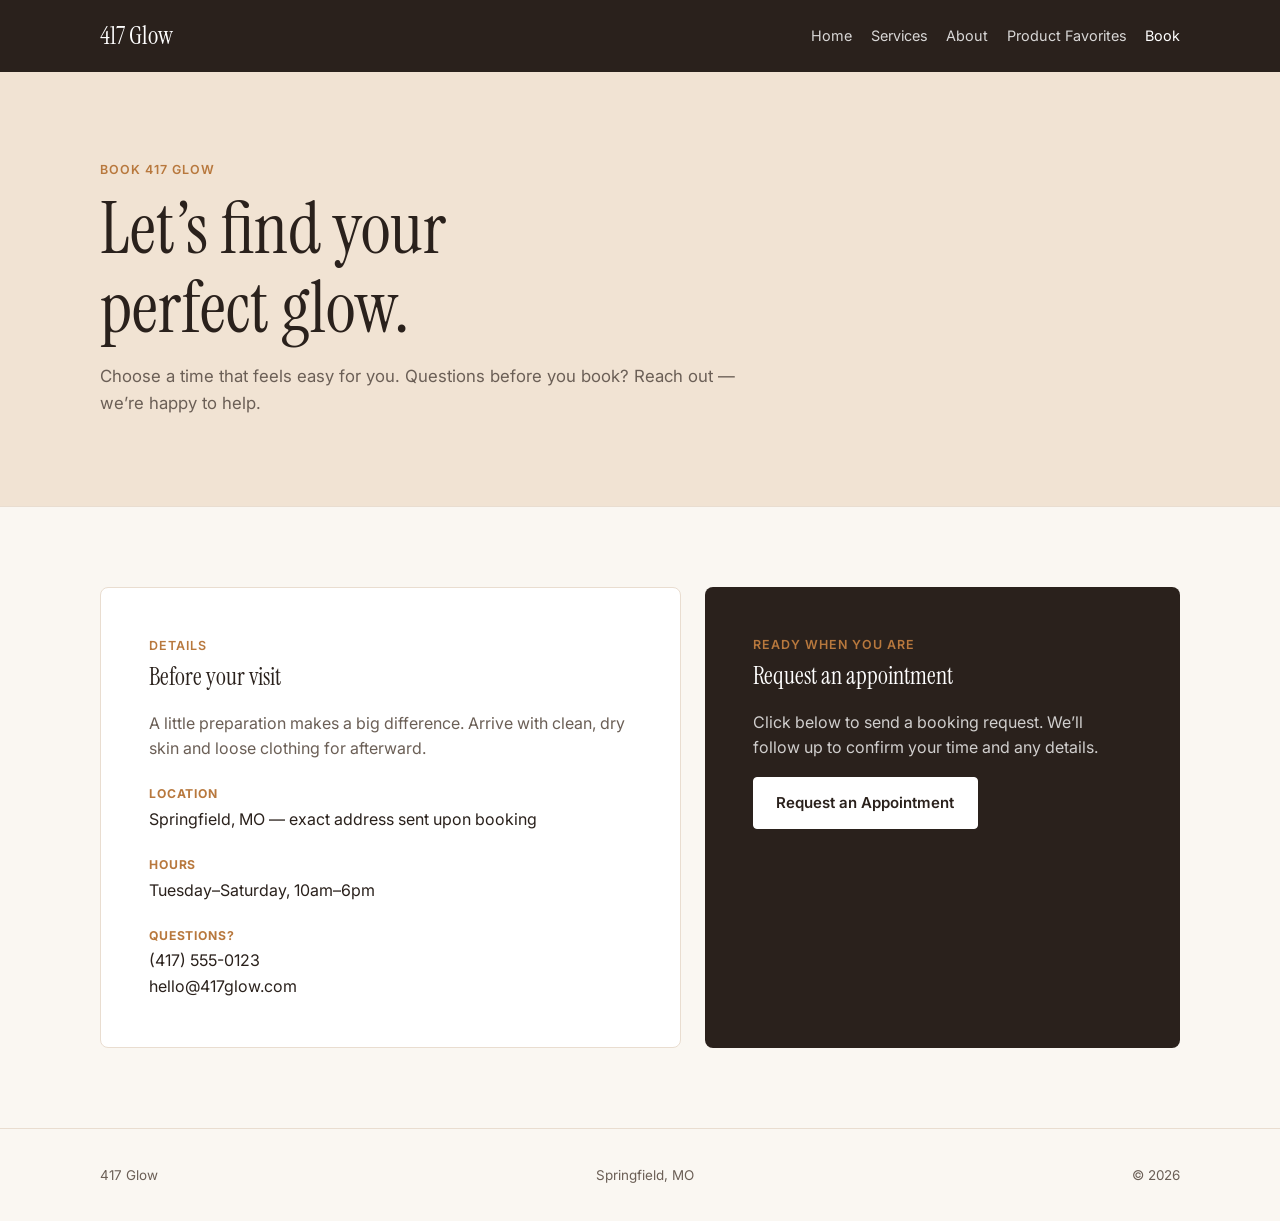
<file: booking.html>
<!DOCTYPE html>
<html lang="en">
<head>
  <meta charset="UTF-8"><meta name="viewport" content="width=device-width, initial-scale=1.0">
  <title>Book a Session — 417 Glow</title>
  <link rel="preconnect" href="https://fonts.googleapis.com"><link rel="preconnect" href="https://fonts.gstatic.com" crossorigin>
  <link href="https://fonts.googleapis.com/css2?family=Instrument+Serif:ital@0;1&family=Inter:wght@400;500;600&display=swap" rel="stylesheet"><link rel="stylesheet" href="styles.css">
</head>
<body>
  <header class="site-header"><div class="wrap"><a class="mark" href="index.html">417 Glow</a><nav class="site-nav" aria-label="Main navigation"><a href="index.html">Home</a><a href="index.html#services">Services</a><a href="index.html#about">About</a><a href="recommendations.html">Product Favorites</a><a href="booking.html" aria-current="page">Book</a></nav></div></header>
  <main>

    <section class="page-intro"><div class="wrap"><span class="eyebrow">Book 417 Glow</span><h1>Let’s find your perfect glow.</h1><p>Choose a time that feels easy for you. Questions before you book? Reach out — we’re happy to help.</p></div></section>
    <section><div class="wrap booking-layout">

      <div class="booking-details"><span class="eyebrow">Details</span><h2>Before your visit</h2><p class="muted">A little preparation makes a big difference. Arrive with clean, dry skin and loose clothing for afterward.</p>
        <div class="contact-item"><strong>Location</strong><span>Springfield, MO — exact address sent upon booking</span></div>
        <div class="contact-item"><strong>Hours</strong><span>Tuesday–Saturday, 10am–6pm</span></div>
        <div class="contact-item"><strong>Questions?</strong><a href="tel:4175550123">(417) 555-0123</a><br><a href="mailto:hello@417glow.com">hello@417glow.com</a></div>
      </div>

      <div class="booking-card"><span class="eyebrow">Ready when you are</span><h2>Request an appointment</h2><p>Click below to send a booking request. We’ll follow up to confirm your time and any details.</p><a class="button" href="mailto:hello@417glow.com?subject=Booking%20request%20for%20417%20Glow">Request an Appointment</a></div>
    </div></section>
  </main>
  <footer><div class="wrap"><span>417 Glow</span><span>Springfield, MO</span><span>© <span id="year"></span></span></div></footer><script>document.getElementById('year').textContent = new Date().getFullYear();</script>
</body>
</html>
</file>
<file: styles.css>
/* 417 GLOW — shared site styles
   Colors, type, spacing, and layout live here. */
:root {
  --bg: #faf7f2;
  --surface: #ffffff;
  --ink: #2a211c;
  --ink-soft: #6b5f56;
  --accent: #b8783d;
  --accent-soft: #f1e3d3;
  --line: #e9ddd0;
  --font-display: "Instrument Serif", Georgia, serif;
  --font-body: Inter, Arial, sans-serif;
}

* { box-sizing: border-box; }
html { scroll-behavior: smooth; }
body { margin: 0; background: var(--bg); color: var(--ink); font-family: var(--font-body); line-height: 1.6; }
img { display: block; max-width: 100%; }
a { color: inherit; text-decoration: none; }
h1, h2, h3, p { margin-top: 0; }
h1, h2, h3 { font-family: var(--font-display); font-weight: 400; line-height: 1.1; }

.wrap { width: min(1080px, calc(100% - 3rem)); margin: 0 auto; }
.eyebrow { display: block; margin-bottom: .55rem; color: var(--accent); font-size: .78rem; font-weight: 600; letter-spacing: .08em; text-transform: uppercase; }
.button { display: inline-block; border: 1px solid var(--accent); border-radius: 4px; padding: .8rem 1.4rem; background: var(--accent); color: white; font-size: .94rem; font-weight: 600; transition: opacity .18s ease; }
.button:hover { opacity: .85; }
.button-outline { background: transparent; color: currentColor; border-color: currentColor; }

/* Shared header — copy it exactly onto a new page to keep navigation consistent. */
.site-header { background: var(--ink); color: white; }
.site-header .wrap { display: flex; min-height: 72px; align-items: center; justify-content: space-between; gap: 1.5rem; }
.mark { font-family: var(--font-display); font-size: 1.55rem; }
.site-nav { display: flex; flex-wrap: wrap; gap: 1.15rem; font-size: .9rem; }
.site-nav a { color: rgba(255, 255, 255, .82); }
.site-nav a:hover, .site-nav a[aria-current="page"] { color: white; }

/* Home hero */
.hero { position: relative; min-height: 720px; overflow: hidden; color: white; }
.hero-slides,
.hero-overlay {
  position: absolute;
  inset: 0;
  width: 100%;
  height: 100%;
}

.hero-slides {
  z-index: 0;
}

.hero-slide {
  position: absolute;
  inset: 0;
  width: 100%;
  height: 100%;
  object-fit: cover;
  object-position: center center;
  opacity: 0;
  transition: opacity 0.7s ease;
}

.hero-slide.active {
  opacity: 1;
}

.hero-overlay {
  z-index: 1;
}

.hero-arrow {
  position: absolute;
  z-index: 3;
  top: 50%;
  transform: translateY(-50%);
  width: 42px;
  height: 42px;
  border: 0;
  border-radius: 50%;
  background: rgba(255, 255, 255, 0.82);
  color: #2a211c;
  cursor: pointer;
  font-size: 2rem;
  line-height: 1;
}

.hero-prev { left: 1.25rem; }
.hero-next { right: 1.25rem; }

.hero-dots {
  position: absolute;
  z-index: 3;
  bottom: 1.25rem;
  left: 50%;
  transform: translateX(-50%);
  display: flex;
  gap: 8px;
}

.hero-dots button {
  width: 8px;
  height: 8px;
  padding: 0;
  border: 0;
  border-radius: 50%;
  background: rgba(255, 255, 255, 0.55);
  cursor: pointer;
}

.hero-dots button.active {
  background: white;
}
.hero-overlay { background: linear-gradient(180deg, rgba(30,20,12,.45), rgba(30,20,12,.12) 40%, rgba(30,20,12,.72)); }
.hero-content { position: relative; z-index: 2; display: flex; min-height: 720px; flex-direction: column; justify-content: end; padding: 4rem 0; }
.hero-copy { max-width: 38rem; }
.hero-copy .eyebrow { color: rgba(255,255,255,.8); }
.hero h1 { margin-bottom: 1rem; font-size: clamp(2.6rem, 6vw, 4.25rem); }
.lede { max-width: 39rem; color: rgba(255,255,255,.88); font-size: 1.05rem; }
.button-row { display: flex; flex-wrap: wrap; gap: .8rem; margin-top: 1.7rem; }

section { padding: 5rem 0; border-top: 1px solid var(--line); }
.section-head { max-width: 43rem; margin-bottom: 2.4rem; }
.section-head h2 { margin-bottom: .8rem; font-size: clamp(2rem, 4vw, 2.8rem); }
.section-head p, .muted { color: var(--ink-soft); }

.pricing-grid, .recommendation-grid { display: grid; grid-template-columns: repeat(3, 1fr); gap: 1.3rem; }
.card { padding: 1.7rem; border: 1px solid var(--line); border-radius: 8px; background: var(--surface); }
.card.featured { border-color: var(--ink); background: var(--ink); color: white; }
.tag { display: inline-block; margin-bottom: .9rem; border-radius: 99px; padding: .22rem .6rem; background: var(--accent-soft); color: var(--accent); font-size: .72rem; font-weight: 600; letter-spacing: .06em; text-transform: uppercase; }
.featured .tag { background: rgba(255,255,255,.16); color: white; }
.card h3 { margin-bottom: .45rem; font-size: 1.55rem; }
.amount { margin: .8rem 0; font-family: var(--font-display); font-size: 2.25rem; }
.card p { color: var(--ink-soft); font-size: .92rem; }
.featured p { color: rgba(255,255,255,.75); }
.card ul { margin: 1.2rem 0 0; padding: 0; list-style: none; font-size: .9rem; }
.card li { padding: .48rem 0; border-top: 1px solid var(--line); color: var(--ink-soft); }
.featured li { border-color: rgba(255,255,255,.16); color: rgba(255,255,255,.85); }

.about-grid, .split-grid { display: grid; grid-template-columns: 1fr 1fr; align-items: center; gap: clamp(2rem, 6vw, 5rem); }
.about-grid img { width: 100%; border-radius: 8px; aspect-ratio: 4 / 5; object-fit: cover; }
.about-copy h2, .split-grid h1 { margin-bottom: 1rem; font-size: clamp(2.25rem, 4vw, 3.2rem); }
.about-copy p { color: var(--ink-soft); }

/* Interior page intro */
.page-intro { padding: 5.5rem 0 4.5rem; border: 0; background: var(--accent-soft); }
.page-intro h1 { max-width: 13ch; margin-bottom: 1rem; font-size: clamp(2.8rem, 6vw, 4.5rem); }
.page-intro p { max-width: 42rem; color: var(--ink-soft); font-size: 1.05rem; }

.booking-layout { display: grid; grid-template-columns: 1.1fr .9fr; gap: 1.5rem; }
.booking-details, .booking-card { padding: clamp(1.7rem, 4vw, 3rem); border-radius: 8px; }
.booking-details { background: var(--surface); border: 1px solid var(--line); }
.booking-card { background: var(--ink); color: white; }
.booking-card p { color: rgba(255,255,255,.78); }
.contact-item { margin-top: 1.4rem; }
.contact-item strong { display: block; margin-bottom: .2rem; color: var(--accent); font-size: .76rem; letter-spacing: .07em; text-transform: uppercase; }
.booking-card .button { background: white; border-color: white; color: var(--ink); }

.recommendation-card { overflow: hidden; padding: 0; }
.recommendation-card img { width: 100%; aspect-ratio: 4 / 3; object-fit: cover; }
.recommendation-copy { padding: 1.5rem; }
.recommendation-copy h2 { margin-bottom: .55rem; font-size: 1.65rem; }
.text-link { color: var(--accent); font-size: .92rem; font-weight: 600; }
.notice { margin-top: 2rem; padding: 1rem 1.15rem; border-left: 3px solid var(--accent); color: var(--ink-soft); }

footer { padding: 2.2rem 0; border-top: 1px solid var(--line); color: var(--ink-soft); font-size: .84rem; }
footer .wrap { display: flex; flex-wrap: wrap; justify-content: space-between; gap: 1rem; }

@media (max-width: 760px) {
  .pricing-grid, .recommendation-grid, .about-grid, .split-grid, .booking-layout { grid-template-columns: 1fr; }
  .pricing-grid { gap: 1rem; }
  .about-grid img { max-height: 490px; }
  .site-header .wrap { padding: 1rem 0; align-items: flex-start; flex-direction: column; }
  .site-nav { gap: .75rem 1rem; }
  section { padding: 3.75rem 0; }
}
/* Show the full landscape photos on computers */
@media (min-width: 761px) {
  .hero {
    min-height: 0;
    aspect-ratio: 16 / 9;
  }

  .hero-content {
    min-height: 100%;
  }
}

/* On phones, show the full photo above the hero text */
@media (max-width: 760px) {
  .hero {
    min-height: 620px;
    background: var(--ink);
  }

  .hero-slides,
  .hero-overlay {
    bottom: auto;
    height: auto;
    aspect-ratio: 16 / 9;
  }

  .hero-content {
    min-height: 620px;
    padding: calc(56.25vw + 2.5rem) 0 3rem;
    justify-content: flex-start;
  }

  .hero-arrow {
    top: 28.125vw;
  }

  .hero-dots {
    top: calc(56.25vw - 1.5rem);
    bottom: auto;
  }
}
</file>
